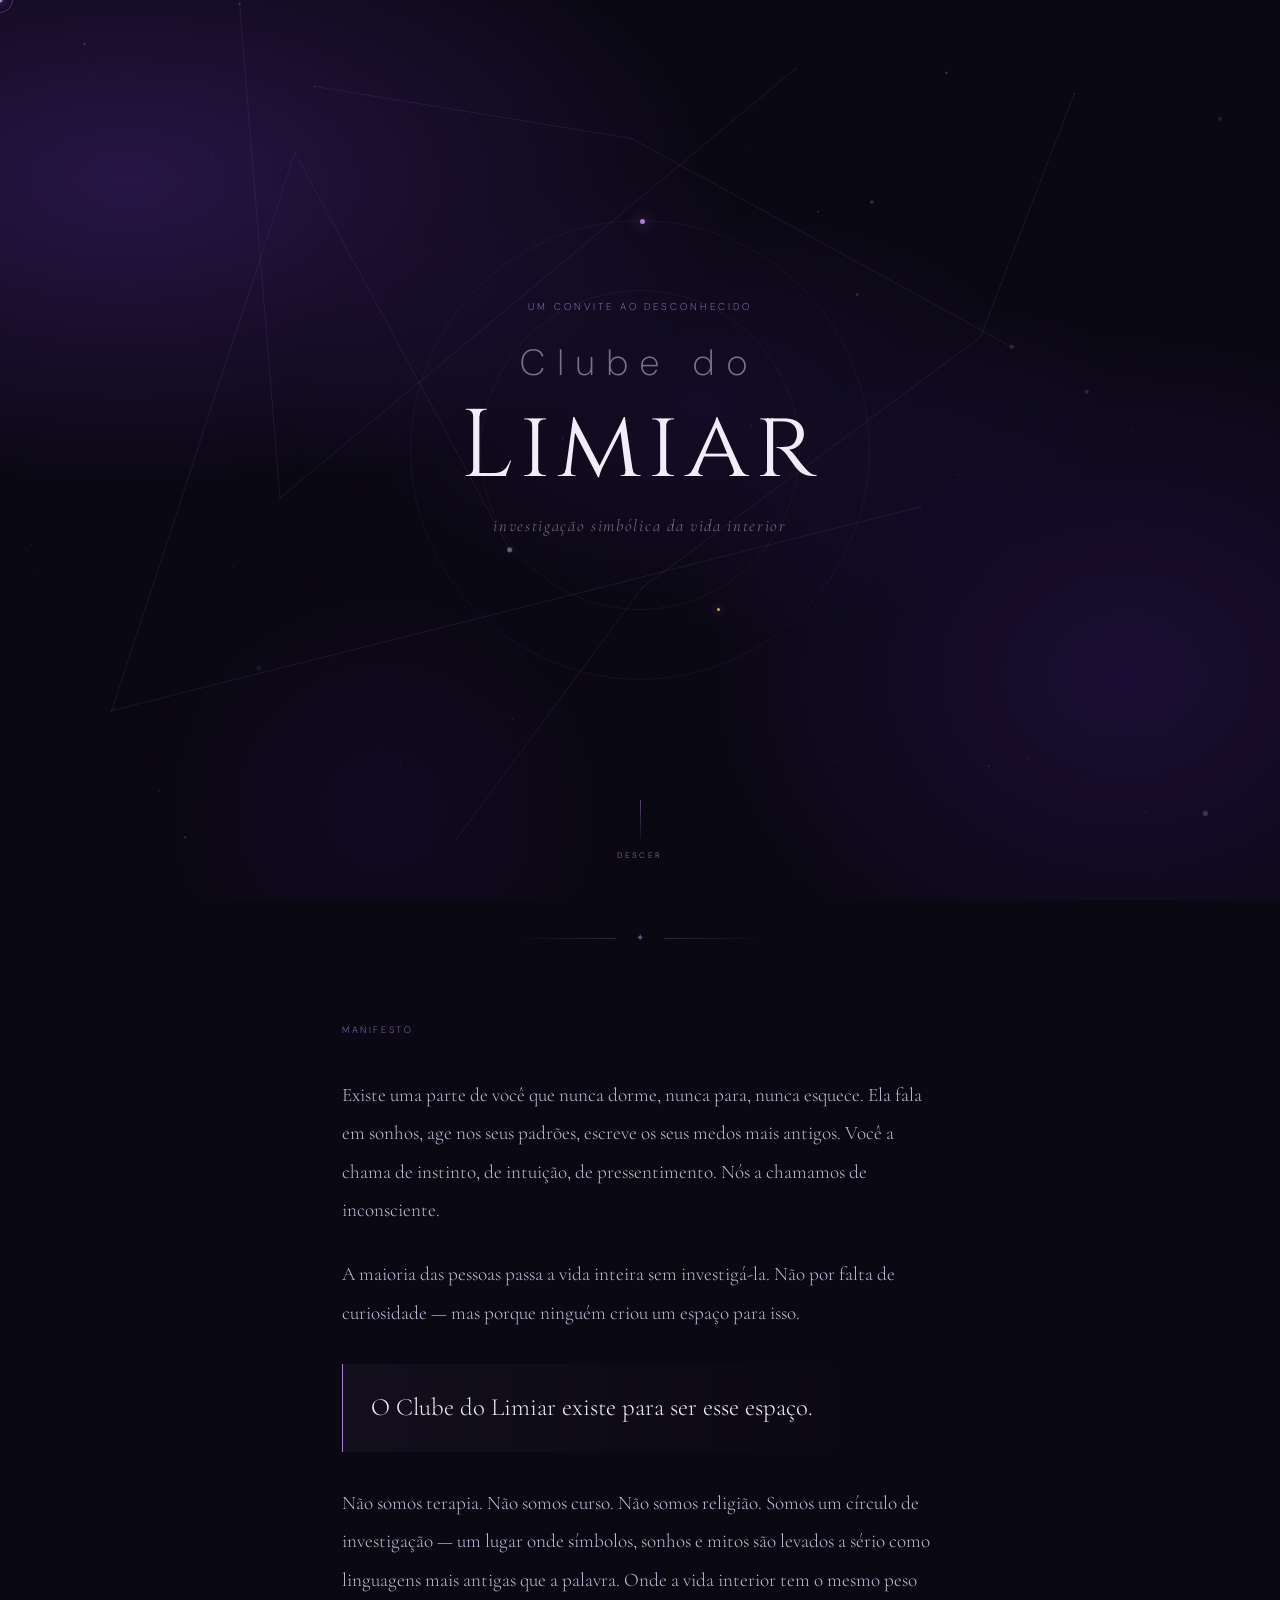
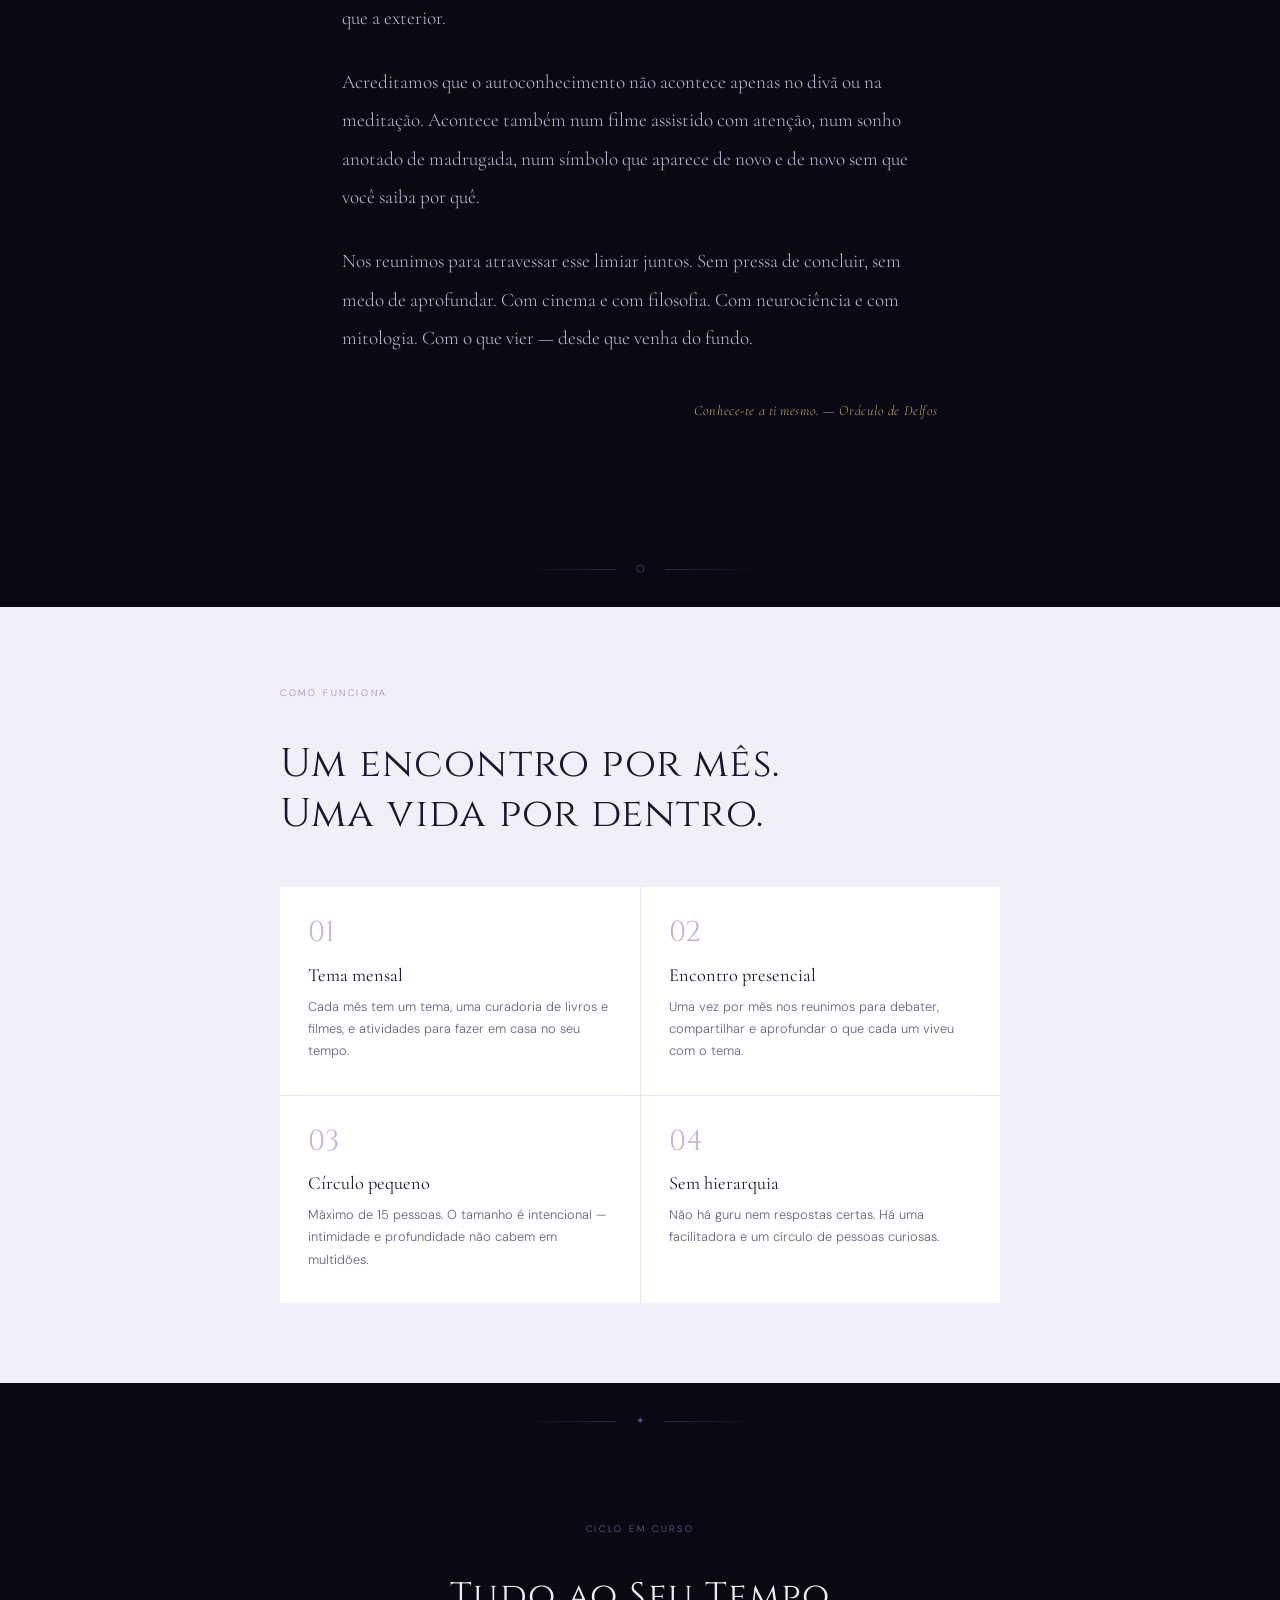
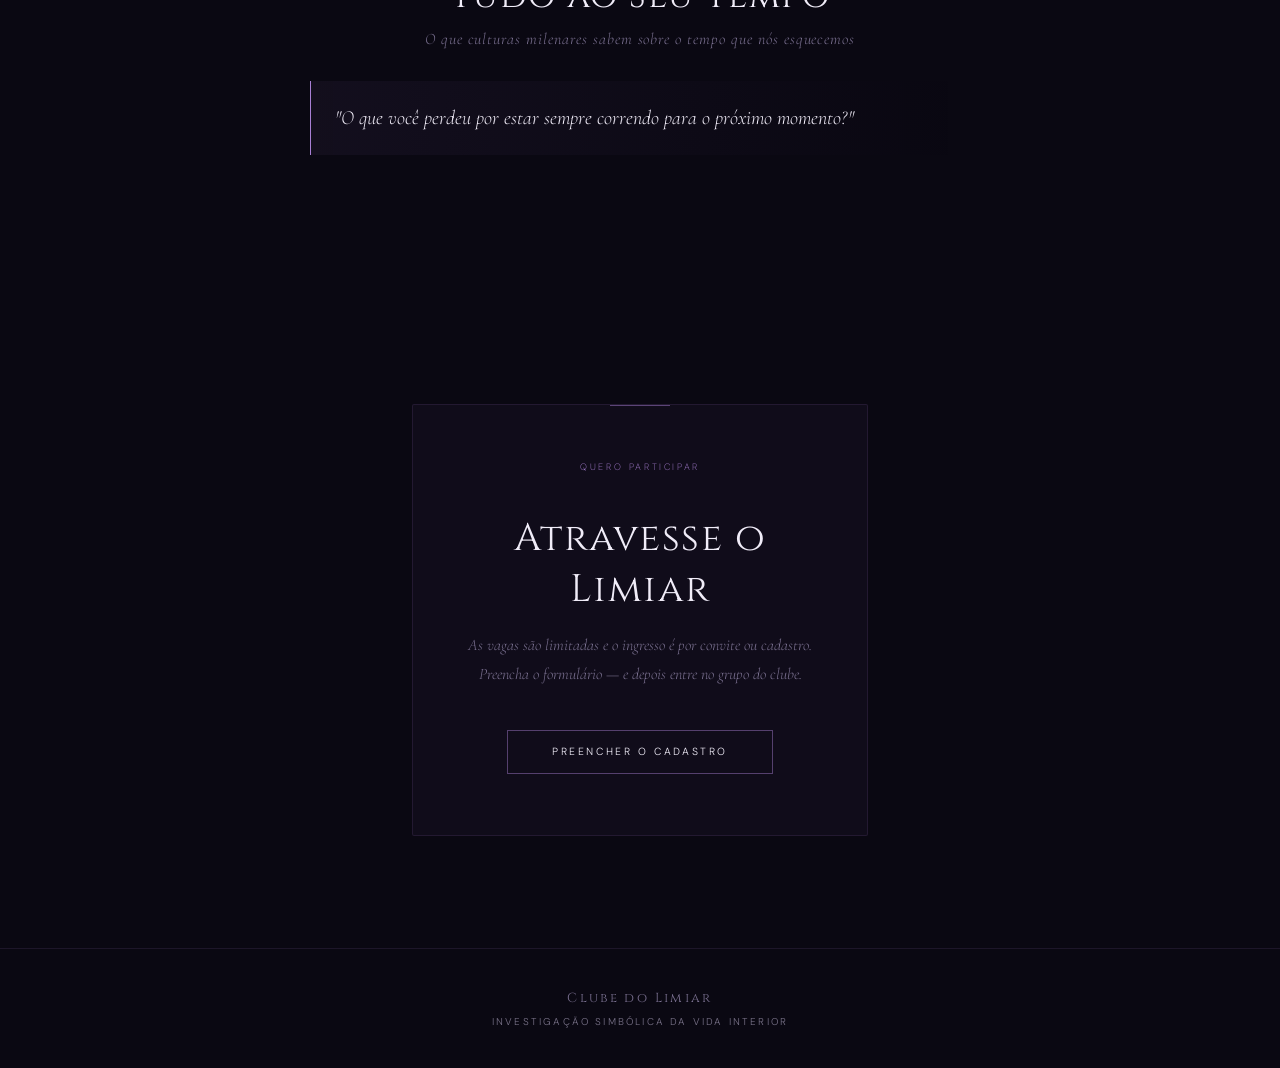
<file: index.html>
<!DOCTYPE html>
<html lang="pt-BR">
<head>
<meta charset="UTF-8">
<meta name="viewport" content="width=device-width, initial-scale=1.0">
<title>Clube do Limiar</title>
<link rel="preconnect" href="https://fonts.googleapis.com">
<link href="https://fonts.googleapis.com/css2?family=Cinzel:wght@300;400&family=Cormorant+Garamond:ital,wght@0,300;0,400;0,500;1,300;1,400&family=DM+Sans:wght@200;300;400&display=swap" rel="stylesheet">
<style>
*, *::before, *::after { box-sizing: border-box; margin: 0; padding: 0; }

:root {
  --void: #0A0812;
  --deep: #100E1E;
  --card: #13112000;
  --accent: #A87FD4;
  --accent-dim: #6B4FA0;
  --accent-glow: rgba(168, 127, 212, 0.15);
  --gold: #C8A96A;
  --text: #F0ECF8;
  --text-mid: #C4BAD8;
  --text-dim: #7A7090;
  --border: rgba(168, 127, 212, 0.12);
  --border-mid: rgba(168, 127, 212, 0.25);
  --border-bright: rgba(168, 127, 212, 0.45);
}

html { scroll-behavior: smooth; }

body {
  background: var(--void);
  color: var(--text);
  font-family: 'Cormorant Garamond', serif;
  font-weight: 300;
  overflow-x: hidden;
  cursor: none;
}

/* CURSOR */
.cursor {
  width: 5px; height: 5px;
  background: var(--accent);
  border-radius: 50%;
  position: fixed;
  pointer-events: none;
  z-index: 9999;
  transform: translate(-50%, -50%);
  transition: width 0.3s, height 0.3s;
  box-shadow: 0 0 10px var(--accent);
}

.cursor-ring {
  width: 26px; height: 26px;
  border: 1px solid rgba(168, 127, 212, 0.35);
  border-radius: 50%;
  position: fixed;
  pointer-events: none;
  z-index: 9998;
  transform: translate(-50%, -50%);
  transition: width 0.3s, height 0.3s;
}

/* STARFIELD */
#starfield {
  position: fixed;
  inset: 0;
  z-index: 0;
  pointer-events: none;
  opacity: 0.7;
  transition: opacity 0.4s ease;
}

/* NEBULOSA — mais presente */
.nebula-bg {
  position: fixed;
  inset: 0;
  z-index: 0;
  pointer-events: none;
  background:
    radial-gradient(ellipse 80% 60% at 10% 20%, rgba(100, 50, 180, 0.32) 0%, transparent 60%),
    radial-gradient(ellipse 60% 70% at 88% 75%, rgba(70, 30, 140, 0.28) 0%, transparent 60%),
    radial-gradient(ellipse 50% 40% at 55% 45%, rgba(80, 40, 160, 0.15) 0%, transparent 65%),
    radial-gradient(ellipse 35% 50% at 30% 90%, rgba(50, 20, 100, 0.2) 0%, transparent 60%);
}

.wrapper { position: relative; z-index: 2; }

/* ====== HERO ====== */
.hero {
  min-height: 100vh;
  display: flex;
  flex-direction: column;
  align-items: center;
  justify-content: center;
  padding: 4rem 2rem;
  text-align: center;
  position: relative;
}

/* Anel único, mais delicado */
.orbit {
  position: absolute;
  border-radius: 50%;
  top: 50%; left: 50%;
  pointer-events: none;
}

.orbit-1 {
  width: 460px; height: 460px;
  border: 1px solid rgba(168, 127, 212, 0.08);
  transform: translate(-50%, -50%);
  animation: spin 50s linear infinite;
}

.orbit-1::before {
  content: '';
  position: absolute;
  width: 5px; height: 5px;
  background: var(--accent);
  border-radius: 50%;
  top: -2.5px; left: 50%;
  box-shadow: 0 0 14px var(--accent), 0 0 28px rgba(168,127,212,0.4);
}

.orbit-2 {
  width: 320px; height: 320px;
  border: 1px solid rgba(200, 169, 106, 0.07);
  transform: translate(-50%, -50%);
  animation: spin 80s linear infinite reverse;
}

.orbit-2::before {
  content: '';
  position: absolute;
  width: 3px; height: 3px;
  background: var(--gold);
  border-radius: 50%;
  bottom: -1.5px; right: 25%;
  box-shadow: 0 0 8px var(--gold);
}

@keyframes spin {
  from { transform: translate(-50%, -50%) rotate(0deg); }
  to   { transform: translate(-50%, -50%) rotate(360deg); }
}

.hero-eyebrow {
  font-family: 'DM Sans', sans-serif;
  font-weight: 200;
  font-size: 0.62rem;
  letter-spacing: 0.3em;
  text-transform: uppercase;
  color: var(--accent);
  margin-bottom: 2rem;
  opacity: 0;
  animation: fadeUp 1s ease 0.4s forwards;
}

.hero-sigil {
  width: 52px; height: 52px;
  margin: 0 auto 2.5rem;
  opacity: 0;
  animation: fadeUp 1s ease 0.6s forwards;
}

.hero-title {
  font-family: 'Cinzel', serif;
  font-weight: 300;
  font-size: clamp(3.2rem, 8.5vw, 6rem);
  line-height: 1;
  letter-spacing: 0.06em;
  color: var(--text);
  margin-bottom: 1.25rem;
  opacity: 0;
  animation: fadeUp 1s ease 0.8s forwards;
}

.hero-title .pre {
  display: block;
  font-size: 0.38em;
  letter-spacing: 0.35em;
  color: var(--text-dim);
  font-family: 'DM Sans', sans-serif;
  font-weight: 200;
  margin-bottom: 0.5em;
}

.hero-sub {
  font-size: clamp(0.9rem, 1.8vw, 1.05rem);
  color: var(--text-dim);
  letter-spacing: 0.1em;
  font-style: italic;
  margin-bottom: 4rem;
  opacity: 0;
  animation: fadeUp 1s ease 1s forwards;
}

.scroll-cue {
  position: absolute;
  bottom: 2.5rem;
  display: flex;
  flex-direction: column;
  align-items: center;
  gap: 6px;
  opacity: 0;
  animation: fadeUp 1s ease 1.6s forwards;
}

.scroll-cue-line {
  width: 1px; height: 44px;
  background: linear-gradient(to bottom, rgba(168,127,212,0.5), transparent);
  animation: pulse 2.5s ease infinite;
}

.scroll-cue-label {
  font-family: 'DM Sans', sans-serif;
  font-size: 0.5rem;
  letter-spacing: 0.3em;
  text-transform: uppercase;
  color: var(--text-dim);
}

@keyframes pulse {
  0%, 100% { opacity: 0.4; }
  50% { opacity: 1; }
}

/* ====== DIVISOR ====== */
.divider {
  display: flex;
  align-items: center;
  justify-content: center;
  gap: 1.25rem;
  padding: 2rem;
}

.div-line {
  flex: 1;
  max-width: 100px;
  height: 1px;
}

.div-line.l { background: linear-gradient(to right, transparent, var(--border-mid)); }
.div-line.r { background: linear-gradient(to left, transparent, var(--border-mid)); }
.div-dot { color: var(--accent); font-size: 0.6rem; opacity: 0.6; }

/* ====== MANIFESTO ====== */
.manifesto {
  max-width: 660px;
  margin: 0 auto;
  padding: 3rem 2rem 5rem;
  background: transparent;
}

.section-tag {
  font-family: 'DM Sans', sans-serif;
  font-weight: 200;
  font-size: 0.58rem;
  letter-spacing: 0.28em;
  text-transform: uppercase;
  color: var(--accent);
  display: block;
  margin-bottom: 2.5rem;
  opacity: 0.7;
}

.manifesto p {
  font-size: clamp(1.05rem, 2vw, 1.2rem);
  line-height: 2;
  color: var(--text-mid);
  margin-bottom: 1.6rem;
}

.manifesto-highlight {
  font-size: clamp(1.2rem, 2.5vw, 1.55rem) !important;
  color: var(--text) !important;
  line-height: 1.6 !important;
  padding: 1.5rem 1.75rem;
  margin: 2rem 0 !important;
  border-left: 1.5px solid var(--accent);
  background: linear-gradient(to right, rgba(168,127,212,0.06), transparent);
  border-radius: 0 4px 4px 0;
}

.epigrafe {
  font-size: 0.88rem !important;
  color: var(--gold) !important;
  text-align: right;
  font-style: italic;
  opacity: 0.55;
  margin-top: 2.5rem !important;
  letter-spacing: 0.04em;
}

/* ====== COMO FUNCIONA ====== */
.como {
  padding: 5rem 2rem;
  position: relative;
  background: #F2EFF8;
  color: #1A1530;
}

.como .section-tag { color: #7B5EA7; }
.como .section-title { color: #1A1530; }
.como .como-item { background: #FFFFFF; transition: background 0.3s, box-shadow 0.3s; }
.como .como-item:hover { background: #FAF8FF; box-shadow: 0 4px 24px rgba(120,80,200,0.08); }
.como .como-item::before { background: linear-gradient(135deg, rgba(168,127,212,0.06), transparent); }
.como .como-num { color: #C4B0E0; }
.como .como-titulo { color: #1A1530; }
.como .como-desc { color: #6B6080; }
.como-grid { border-color: rgba(180,160,220,0.2); background: rgba(180,160,220,0.2); }

.como-after-removed {}

.como-inner { max-width: 720px; margin: 0 auto; }

.section-title {
  font-family: 'Cinzel', serif;
  font-weight: 300;
  font-size: clamp(1.7rem, 3.5vw, 2.5rem);
  color: var(--text);
  line-height: 1.25;
  margin-bottom: 3rem;
  letter-spacing: 0.03em;
}

.como-grid {
  display: grid;
  grid-template-columns: repeat(2, 1fr);
  gap: 1px;
  background: var(--border);
}

@media (max-width: 560px) {
  .como-grid { grid-template-columns: 1fr; }
}

.como-item {
  background: var(--void);
  padding: 2rem 1.75rem;
  position: relative;
  overflow: hidden;
  transition: background 0.4s;
}

.como-item::before {
  content: '';
  position: absolute;
  inset: 0;
  background: linear-gradient(135deg, var(--accent-glow), transparent);
  opacity: 0;
  transition: opacity 0.4s;
}

.como-item:hover { background: #110F1E; }
.como-item:hover::before { opacity: 1; }

.como-num {
  font-family: 'Cinzel', serif;
  font-size: 1.8rem;
  color: var(--accent-dim);
  line-height: 1;
  margin-bottom: 1rem;
  display: block;
  position: relative;
}

.como-titulo {
  font-family: 'Cormorant Garamond', serif;
  font-size: 1.15rem;
  color: var(--text);
  margin-bottom: 0.6rem;
  display: block;
  font-weight: 400;
  position: relative;
}

.como-desc {
  font-family: 'DM Sans', sans-serif;
  font-size: 0.8rem;
  font-weight: 300;
  color: var(--text-dim);
  line-height: 1.75;
  position: relative;
}

/* ====== CADASTRO ====== */
.cadastro {
  max-width: 520px;
  margin: 0 auto;
  padding: 5rem 2rem 7rem;
  text-align: center;
}

.cadastro-wrap {
  background: rgba(168, 127, 212, 0.04);
  border: 1px solid var(--border);
  border-radius: 2px;
  padding: 3.5rem 2.5rem;
  position: relative;
}

.cadastro-wrap::before {
  content: '';
  position: absolute;
  top: 0; left: 50%; transform: translateX(-50%);
  width: 60px; height: 1px;
  background: var(--accent);
  opacity: 0.5;
}

.cadastro-titulo {
  font-family: 'Cinzel', serif;
  font-weight: 300;
  font-size: clamp(1.7rem, 3.5vw, 2.4rem);
  color: var(--text);
  margin-bottom: 1rem;
  letter-spacing: 0.04em;
}

.cadastro-intro {
  font-size: 1rem;
  color: var(--text-dim);
  line-height: 1.85;
  margin-bottom: 2.5rem;
  font-style: italic;
}

.btn-primary {
  display: inline-block;
  padding: 0.9rem 2.75rem;
  background: transparent;
  border: 1px solid var(--border-bright);
  color: var(--text);
  text-decoration: none;
  font-family: 'DM Sans', sans-serif;
  font-weight: 300;
  font-size: 0.65rem;
  letter-spacing: 0.25em;
  text-transform: uppercase;
  position: relative;
  overflow: hidden;
  transition: color 0.4s;
  cursor: none;
}

.btn-primary::before {
  content: '';
  position: absolute;
  inset: 0;
  background: linear-gradient(135deg, rgba(168,127,212,0.25), rgba(100,70,180,0.15));
  transform: translateX(-101%);
  transition: transform 0.45s ease;
}

.btn-primary:hover::before { transform: translateX(0); }
.btn-primary span { position: relative; z-index: 1; }

.sep {
  display: flex;
  align-items: center;
  gap: 1rem;
  margin: 2.5rem 0;
}

.sep-line {
  flex: 1;
  height: 1px;
  background: var(--border);
}

.sep-label {
  font-family: 'DM Sans', sans-serif;
  font-size: 0.58rem;
  letter-spacing: 0.2em;
  color: var(--text-dim);
  text-transform: uppercase;
  white-space: nowrap;
}

.btn-whatsapp {
  display: inline-flex;
  align-items: center;
  gap: 0.6rem;
  padding: 0.75rem 1.75rem;
  border: 1px solid rgba(100, 180, 120, 0.2);
  color: rgba(140, 210, 160, 0.7);
  text-decoration: none;
  font-family: 'DM Sans', sans-serif;
  font-weight: 300;
  font-size: 0.65rem;
  letter-spacing: 0.2em;
  text-transform: uppercase;
  transition: border-color 0.3s, color 0.3s, background 0.3s;
  cursor: none;
}

.btn-whatsapp:hover {
  border-color: rgba(100, 180, 120, 0.45);
  color: rgba(170, 240, 190, 0.9);
  background: rgba(50, 100, 60, 0.12);
}

/* ====== RODAPÉ ====== */
footer {
  border-top: 1px solid var(--border);
  padding: 2.5rem 2rem;
  text-align: center;
}

.footer-nome {
  font-family: 'Cinzel', serif;
  font-weight: 300;
  font-size: 0.82rem;
  color: var(--text-dim);
  letter-spacing: 0.18em;
}

.footer-sub {
  font-family: 'DM Sans', sans-serif;
  font-size: 0.62rem;
  font-weight: 300;
  letter-spacing: 0.22em;
  text-transform: uppercase;
  color: var(--text-mid);
  opacity: 0.6;
  margin-top: 0.5rem;
}

/* ====== CICLO ATUAL ====== */
.ciclo-atual {
  padding: 4rem 2rem 3rem;
  position: relative;
}

.ciclo-inner {
  max-width: 660px;
  margin: 0 auto;
  text-align: center;
}

.ciclo-tema {
  font-family: 'Cinzel', serif;
  font-weight: 300;
  font-size: clamp(1.5rem, 3vw, 2.2rem);
  color: var(--text);
  letter-spacing: 0.04em;
  margin-bottom: 0.6rem;
  line-height: 1.25;
}

.ciclo-subtema {
  font-size: 1rem;
  color: var(--text-dim);
  font-style: italic;
  letter-spacing: 0.06em;
  margin-bottom: 2rem;
}

.ciclo-pergunta {
  border-left: 1.5px solid var(--accent);
  background: linear-gradient(to right, rgba(168,127,212,0.06), transparent);
  border-radius: 0 4px 4px 0;
  padding: 1.25rem 1.5rem;
  margin: 0 auto 2rem;
  text-align: left;
}

.ciclo-pergunta p {
  font-family: 'Cormorant Garamond', serif;
  font-size: clamp(1.05rem, 2vw, 1.25rem);
  color: var(--text);
  line-height: 1.7;
  font-style: italic;
}

.ciclo-data {
  font-family: 'DM Sans', sans-serif;
  font-size: 0.65rem;
  font-weight: 300;
  letter-spacing: 0.25em;
  text-transform: uppercase;
  color: var(--gold);
  opacity: 0.8;
}

/* ====== ANIMAÇÕES ====== */
@keyframes fadeUp {
  from { opacity: 0; transform: translateY(20px); }
  to   { opacity: 1; transform: translateY(0); }
}

.reveal {
  opacity: 0;
  transform: translateY(22px);
  transition: opacity 0.9s ease, transform 0.9s ease;
}
.reveal.visible { opacity: 1; transform: none; }
</style>
</head>
<body>

<div class="cursor" id="cursor"></div>
<div class="cursor-ring" id="cursorRing"></div>

<canvas id="starfield"></canvas>
<div class="nebula-bg"></div>

<div class="wrapper">

  <!-- HERO -->
  <section class="hero">
    <div class="orbit orbit-1"></div>
    <div class="orbit orbit-2"></div>

    <p class="hero-eyebrow">Um convite ao desconhecido</p>

    <h1 class="hero-title">
      <span class="pre">Clube do</span>
      Limiar
    </h1>
    <p class="hero-sub">investigação simbólica da vida interior</p>

    <div class="scroll-cue">
      <div class="scroll-cue-line"></div>
      <span class="scroll-cue-label">descer</span>
    </div>
  </section>

  <!-- DIVISOR -->
  <div class="divider reveal">
    <div class="div-line l"></div>
    <span class="div-dot">✦</span>
    <div class="div-line r"></div>
  </div>

  <!-- MANIFESTO -->
  <section class="manifesto">
    <span class="section-tag reveal">Manifesto</span>

    <p class="reveal">Existe uma parte de você que nunca dorme, nunca para, nunca esquece. Ela fala em sonhos, age nos seus padrões, escreve os seus medos mais antigos. Você a chama de instinto, de intuição, de pressentimento. Nós a chamamos de inconsciente.</p>

    <p class="reveal">A maioria das pessoas passa a vida inteira sem investigá-la. Não por falta de curiosidade — mas porque ninguém criou um espaço para isso.</p>

    <div class="manifesto-highlight reveal">O Clube do Limiar existe para ser esse espaço.</div>

    <p class="reveal">Não somos terapia. Não somos curso. Não somos religião. Somos um círculo de investigação — um lugar onde símbolos, sonhos e mitos são levados a sério como linguagens mais antigas que a palavra. Onde a vida interior tem o mesmo peso que a exterior.</p>

    <p class="reveal">Acreditamos que o autoconhecimento não acontece apenas no divã ou na meditação. Acontece também num filme assistido com atenção, num sonho anotado de madrugada, num símbolo que aparece de novo e de novo sem que você saiba por quê.</p>

    <p class="reveal">Nos reunimos para atravessar esse limiar juntos. Sem pressa de concluir, sem medo de aprofundar. Com cinema e com filosofia. Com neurociência e com mitologia. Com o que vier — desde que venha do fundo.</p>

    <p class="epigrafe reveal">Conhece-te a ti mesmo. — Oráculo de Delfos</p>
  </section>

  <!-- DIVISOR -->
  <div class="divider reveal">
    <div class="div-line l"></div>
    <span class="div-dot">⬡</span>
    <div class="div-line r"></div>
  </div>

  <!-- COMO FUNCIONA -->
  <section class="como">
    <div class="como-inner">
      <span class="section-tag reveal">Como funciona</span>
      <h2 class="section-title reveal">Um encontro por mês.<br>Uma vida por dentro.</h2>

      <div class="como-grid">
        <div class="como-item reveal">
          <span class="como-num">01</span>
          <span class="como-titulo">Tema mensal</span>
          <p class="como-desc">Cada mês tem um tema, uma curadoria de livros e filmes, e atividades para fazer em casa no seu tempo.</p>
        </div>
        <div class="como-item reveal">
          <span class="como-num">02</span>
          <span class="como-titulo">Encontro presencial</span>
          <p class="como-desc">Uma vez por mês nos reunimos para debater, compartilhar e aprofundar o que cada um viveu com o tema.</p>
        </div>
        <div class="como-item reveal">
          <span class="como-num">03</span>
          <span class="como-titulo">Círculo pequeno</span>
          <p class="como-desc">Máximo de 15 pessoas. O tamanho é intencional — intimidade e profundidade não cabem em multidões.</p>
        </div>
        <div class="como-item reveal">
          <span class="como-num">04</span>
          <span class="como-titulo">Sem hierarquia</span>
          <p class="como-desc">Não há guru nem respostas certas. Há uma facilitadora e um círculo de pessoas curiosas.</p>
        </div>
      </div>
    </div>
  </section>

  <!-- DIVISOR -->
  <div class="divider reveal">
    <div class="div-line l"></div>
    <span class="div-dot">✦</span>
    <div class="div-line r"></div>
  </div>

  <!-- CICLO EM CURSO -->
  <section class="ciclo-atual">
    <div class="ciclo-inner">
      <span class="section-tag reveal">Ciclo em curso</span>
      <h2 class="ciclo-tema reveal">Tudo ao Seu Tempo</h2>
      <p class="ciclo-subtema reveal">O que culturas milenares sabem sobre o tempo que nós esquecemos</p>
      <div class="ciclo-pergunta reveal">
        <p>"O que você perdeu por estar sempre correndo para o próximo momento?"</p>
      </div>
      <p class="ciclo-data reveal">Próximo encontro · Domingo, 19 de julho de 2026</p>
    </div>
  </section>

  <!-- DIVISOR -->
  <div class="divider reveal">
    <div class="div-line l"></div>
    <span class="div-dot">◯</span>
    <div class="div-line r"></div>
  </div>

  <!-- CADASTRO -->
  <section class="cadastro">
    <div class="cadastro-wrap">
    <span class="section-tag reveal" style="display:block;">Quero participar</span>
    <h2 class="cadastro-titulo reveal">Atravesse o Limiar</h2>
    <p class="cadastro-intro reveal">As vagas são limitadas e o ingresso é por convite ou cadastro. Preencha o formulário — e depois entre no grupo do clube.</p>

    <a class="btn-primary reveal" href="https://form.respondi.app/HTJEQr8q" target="_blank">
      <span>Preencher o cadastro</span>
    </a>
    </div>
  </section>

  <!-- RODAPÉ -->
  <footer>
    <p class="footer-nome">Clube do Limiar</p>
    <p class="footer-sub">investigação simbólica da vida interior</p>
  </footer>

</div>

<script>
// CURSOR
const cursor = document.getElementById('cursor');
const ring = document.getElementById('cursorRing');
let mx = 0, my = 0, rx = 0, ry = 0;

document.addEventListener('mousemove', e => {
  mx = e.clientX; my = e.clientY;
  cursor.style.left = mx + 'px';
  cursor.style.top = my + 'px';
});

(function animRing() {
  rx += (mx - rx) * 0.1;
  ry += (my - ry) * 0.1;
  ring.style.left = rx + 'px';
  ring.style.top = ry + 'px';
  requestAnimationFrame(animRing);
})();

document.querySelectorAll('a, button').forEach(el => {
  el.addEventListener('mouseenter', () => {
    cursor.style.width = '10px'; cursor.style.height = '10px';
    ring.style.width = '44px'; ring.style.height = '44px';
  });
  el.addEventListener('mouseleave', () => {
    cursor.style.width = '5px'; cursor.style.height = '5px';
    ring.style.width = '26px'; ring.style.height = '26px';
  });
});

// CONSTELAÇÕES
const canvas = document.getElementById('starfield');
const ctx = canvas.getContext('2d');
let W, H;

function resize() {
  W = canvas.width = window.innerWidth;
  H = canvas.height = window.innerHeight;
}
resize();
window.addEventListener('resize', () => { resize(); initNodes(); });

// Nós da constelação — distribuídos pela tela
let nodes = [];
const CONNECT_DIST = 180;
const MOUSE_ATTRACT = 120;

function initNodes() {
  const count = Math.floor((W * H) / 18000);
  nodes = Array.from({ length: Math.max(count, 18) }, () => ({
    x: Math.random() * W,
    y: Math.random() * H,
    r: Math.random() * 1.1 + 0.4,
    baseO: Math.random() * 0.5 + 0.15,
    vx: (Math.random() - 0.5) * 0.18,
    vy: (Math.random() - 0.5) * 0.18,
    phase: Math.random() * Math.PI * 2,
    speed: Math.random() * 0.002 + 0.0006,
    // alguns nós são "estrelas âncora" — maiores, com brilho especial
    anchor: Math.random() < 0.18,
    hue: Math.random() > 0.65 ? '168,127,212' : '220,210,240'
  }));
}
initNodes();

// Constelações fixas — grupos de nós conectados permanentemente
// Surgem gradualmente ao carregar
const CONSTELLATIONS = [
  // Triângulo superior esquerdo
  [0, 3, 7],
  // Quadrado central
  [5, 9, 14, 11],
  // Linha diagonal
  [2, 6, 10],
  // Cruz
  [1, 4, 8, 12]
];

let constellationProgress = 0; // 0→1, controla o surgimento das linhas fixas
let startTime = null;
const REVEAL_DURATION = 3200; // ms para constelações aparecerem

function draw(ts) {
  if (!startTime) startTime = ts;
  const elapsed = ts - startTime;
  constellationProgress = Math.min(elapsed / REVEAL_DURATION, 1);
  // Easing suave
  const eased = 1 - Math.pow(1 - constellationProgress, 3);

  ctx.clearRect(0, 0, W, H);

  // Mover nós
  nodes.forEach(n => {
    n.x += n.vx;
    n.y += n.vy;
    // Bounce nas bordas
    if (n.x < 0 || n.x > W) n.vx *= -1;
    if (n.y < 0 || n.y > H) n.vy *= -1;
    n.x = Math.max(0, Math.min(W, n.x));
    n.y = Math.max(0, Math.min(H, n.y));
  });

  // Linhas dinâmicas entre nós próximos — reagem ao mouse
  for (let i = 0; i < nodes.length; i++) {
    for (let j = i + 1; j < nodes.length; j++) {
      const a = nodes[i], b = nodes[j];
      const dx = a.x - b.x, dy = a.y - b.y;
      const dist = Math.sqrt(dx*dx + dy*dy);

      if (dist < CONNECT_DIST) {
        // Distância ao mouse influencia opacidade
        const mdxa = a.x - mx, mdya = a.y - my;
        const mdxb = b.x - mx, mdyb = b.y - my;
        const mda = Math.sqrt(mdxa*mdxa + mdya*mdya);
        const mdb = Math.sqrt(mdxb*mdxb + mdyb*mdyb);
        const mouseBoost = (mda < MOUSE_ATTRACT || mdb < MOUSE_ATTRACT) ? 0.5 : 0;

        const baseO = (1 - dist / CONNECT_DIST) * 0.05 + mouseBoost * 0.18;
        const o = Math.min(baseO, 0.22);

        ctx.beginPath();
        ctx.moveTo(a.x, a.y);
        ctx.lineTo(b.x, b.y);
        ctx.strokeStyle = `rgba(168, 127, 212, ${o})`;
        ctx.lineWidth = 0.4;
        ctx.stroke();
      }
    }
  }

  // Linhas de constelação fixas — surgem suavemente
  CONSTELLATIONS.forEach((group, gi) => {
    const groupDelay = gi / CONSTELLATIONS.length;
    const groupProgress = Math.max(0, Math.min(1, (eased - groupDelay * 0.5) / 0.6));

    for (let k = 0; k < group.length - 1; k++) {
      const ni = group[k] % nodes.length;
      const nj = group[k + 1] % nodes.length;
      const a = nodes[ni], b = nodes[nj];

      // A linha "se desenha" progressivamente
      const lineProgress = Math.max(0, Math.min(1, (groupProgress - k * 0.15) / 0.6));
      if (lineProgress <= 0) continue;

      const endX = a.x + (b.x - a.x) * lineProgress;
      const endY = a.y + (b.y - a.y) * lineProgress;

      ctx.beginPath();
      ctx.moveTo(a.x, a.y);
      ctx.lineTo(endX, endY);
      ctx.strokeStyle = `rgba(200, 170, 240, ${0.18 * lineProgress})`;
      ctx.lineWidth = 0.8;
      ctx.stroke();
    }
  });

  // Desenhar nós
  nodes.forEach((n, i) => {
    const t = ts * n.speed + n.phase;
    const o = n.baseO * (0.55 + 0.45 * Math.sin(t));

    // Proximidade do mouse aumenta brilho
    const mdx = n.x - mx, mdy = n.y - my;
    const md = Math.sqrt(mdx*mdx + mdy*mdy);
    const mouseO = md < MOUSE_ATTRACT ? (1 - md / MOUSE_ATTRACT) * 0.35 : 0;
    const finalO = Math.min(o + mouseO, 0.65);

    if (n.anchor) {
      // Estrela âncora — maior, com halo
      ctx.beginPath();
      ctx.arc(n.x, n.y, n.r * 2, 0, Math.PI * 2);
      ctx.fillStyle = `rgba(${n.hue}, ${finalO})`;
      ctx.shadowBlur = 7;
      ctx.shadowColor = `rgba(168,127,212,0.3)`;
      ctx.fill();
      ctx.shadowBlur = 0;

      // Ponto central brilhante
      ctx.beginPath();
      ctx.arc(n.x, n.y, n.r * 0.7, 0, Math.PI * 2);
      ctx.fillStyle = `rgba(240,235,255,${finalO * 0.8})`;
      ctx.fill();
    } else {
      ctx.beginPath();
      ctx.arc(n.x, n.y, n.r, 0, Math.PI * 2);
      ctx.fillStyle = `rgba(${n.hue}, ${finalO * 0.7})`;
      ctx.fill();
    }
  });

  requestAnimationFrame(draw);
}
requestAnimationFrame(draw);

// OPACIDADE DINÂMICA DO CANVAS — reduz sobre o manifesto
const manifestoEl = document.querySelector('.manifesto');

function updateCanvasOpacity() {
  if (!manifestoEl) return;
  const rect = manifestoEl.getBoundingClientRect();
  const winH = window.innerHeight;

  // Começa a reduzir quando o manifesto entra na tela, restaura quando sai
  const start = winH * 0.8;
  const end = winH * 0.1;

  if (rect.top > start) {
    // Acima do manifesto — opacidade normal
    canvas.style.opacity = '0.7';
  } else if (rect.bottom < 0) {
    // Abaixo do manifesto — opacidade normal
    canvas.style.opacity = '0.7';
  } else {
    // Dentro da zona do manifesto — reduz gradualmente
    const progress = Math.min(1, Math.max(0, (start - rect.top) / (start - end)));
    const eased = progress < 0.5 ? 2 * progress * progress : 1 - Math.pow(-2 * progress + 2, 2) / 2;
    const opacity = 0.7 - eased * 0.58; // reduz de 0.7 até 0.12
    canvas.style.opacity = opacity.toFixed(3);
  }
}

window.addEventListener('scroll', updateCanvasOpacity, { passive: true });
updateCanvasOpacity();
const reveals = document.querySelectorAll('.reveal');
const obs = new IntersectionObserver((entries) => {
  entries.forEach((e, i) => {
    if (e.isIntersecting) {
      setTimeout(() => e.target.classList.add('visible'), i * 90);
      obs.unobserve(e.target);
    }
  });
}, { threshold: 0.08 });
reveals.forEach(el => obs.observe(el));
</script>
</body>
</html>
</file>
